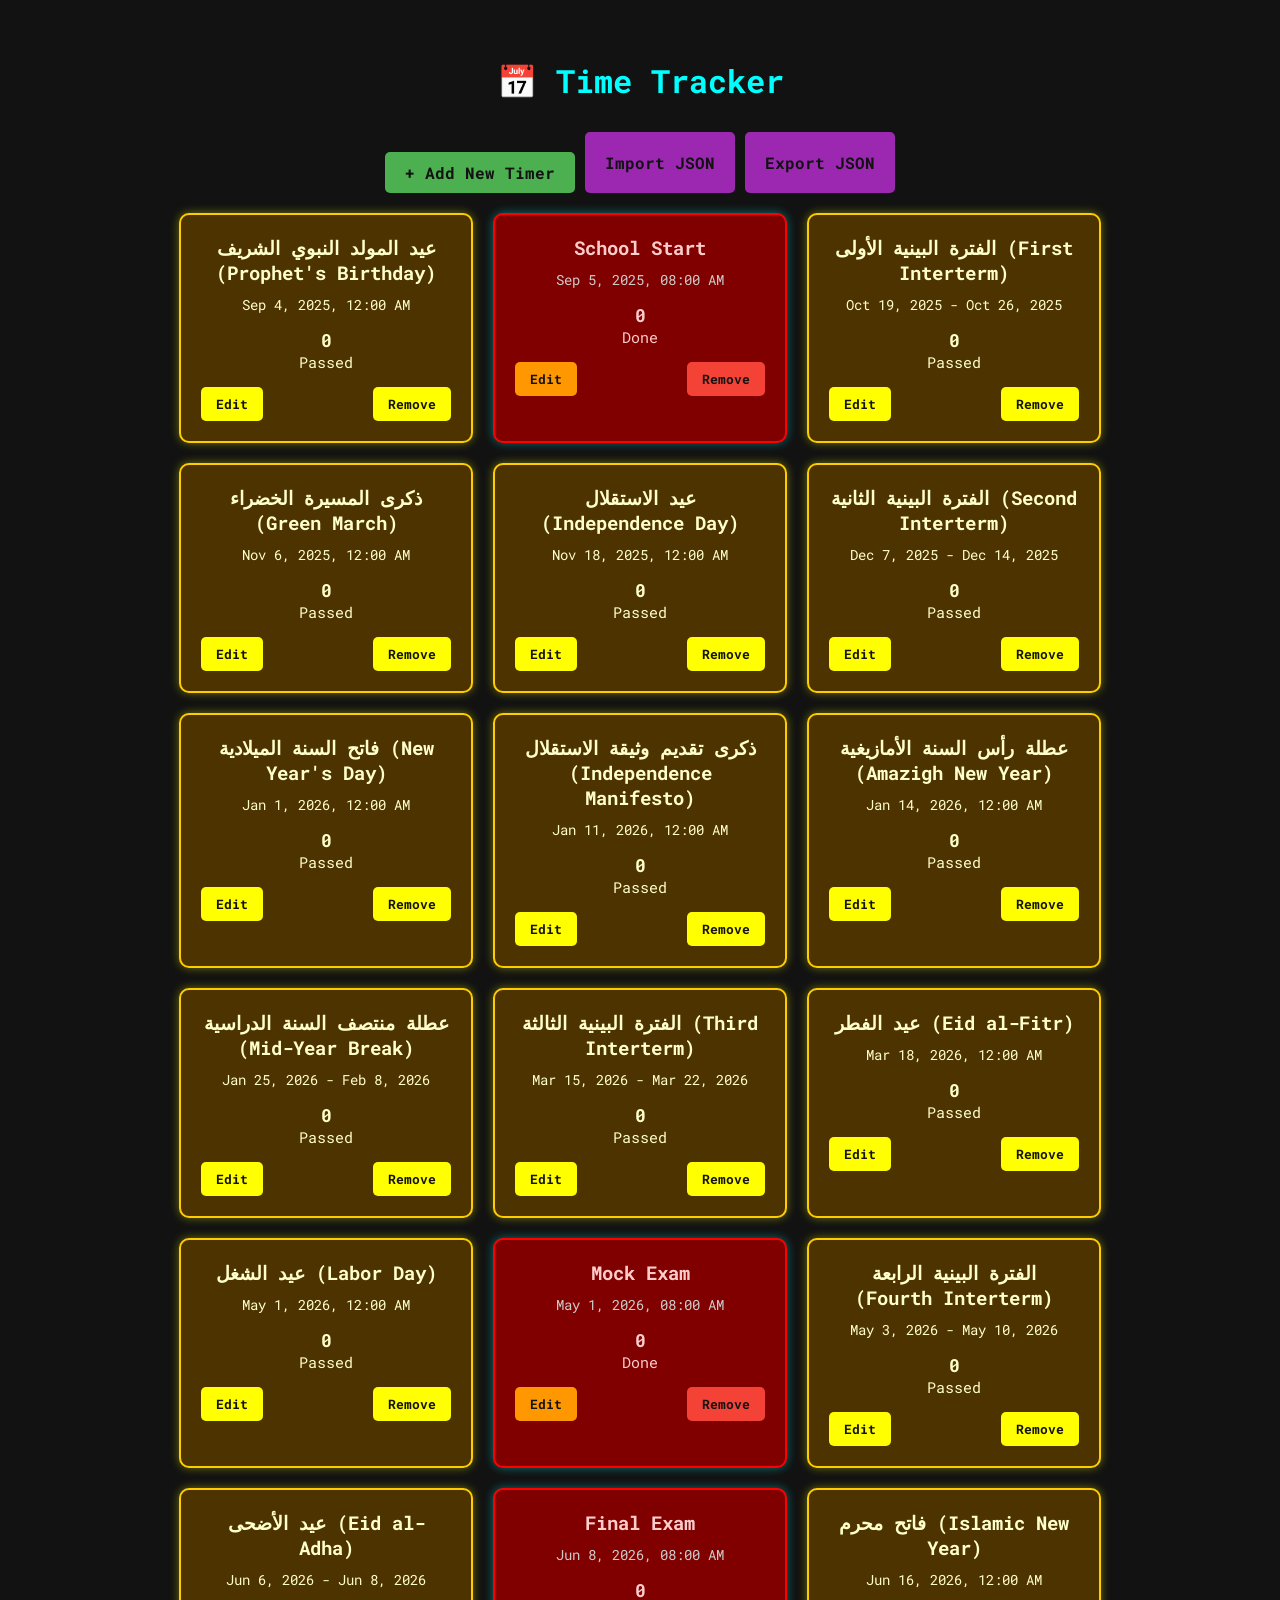
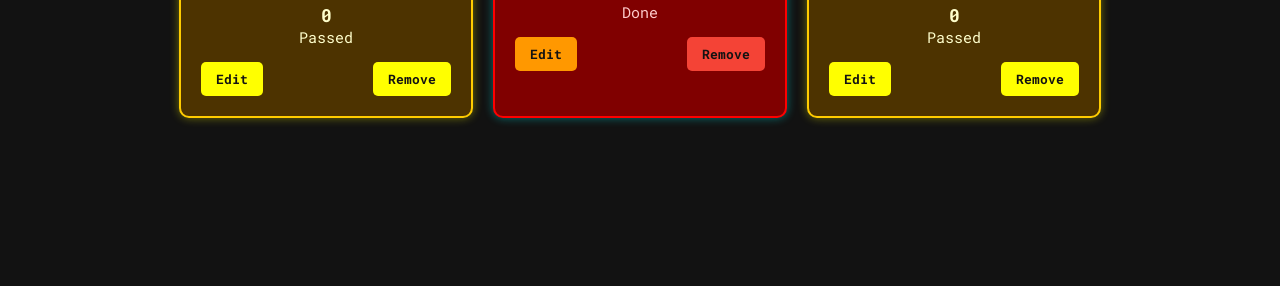
<file: time-tracker/index.html>
<!DOCTYPE html>
<html lang="en">
<head>
  <meta charset="UTF-8">
  <meta name="viewport" content="width=device-width, initial-scale=1.0">
  <title>Time Tracker</title>
  <link href="https://fonts.googleapis.com/css2?family=Roboto+Mono:wght@400;700&display=swap" rel="stylesheet">
  <link rel="stylesheet" href="css/style.css">
</head>
<body>
  <h1>📅 Time Tracker</h1>
  
  <div class="toolbar">
    <button id="addTimerBtn" class="add-btn">+ Add New Timer</button>
    <button id="importJsonBtn" class="json-btn">Import JSON</button>
    <button id="exportJsonBtn" class="json-btn">Export JSON</button>
  </div>
  
  <div class="container" id="timers"></div>

  <!-- Add Timer Modal -->
  <div id="addTimerModal" class="modal">
    <div class="modal-content">
      <span class="close">&times;</span>
      <h2>Add New Timer</h2>
      <form id="timerForm">
        <div class="form-group">
          <label for="eventName">Event Name:</label>
          <input type="text" id="eventName" required>
        </div>
        <div class="form-group">
          <label for="eventDate">Date:</label>
          <input type="date" id="eventDate" required>
        </div>
        <div class="form-group">
          <label for="eventTime">Time:</label>
          <input type="time" id="eventTime" required>
        </div>
        <div class="form-group">
          <input type="checkbox" id="isHoliday">
          <label for="isHoliday">Is this a holiday/vacation?</label>
        </div>
        <div class="form-group" id="endDateGroup" style="display: none;">
          <label for="endDate">End Date:</label>
          <input type="date" id="endDate">
          <label for="endTime">End Time:</label>
          <input type="time" id="endTime" value="23:59">
        </div>
        <button type="submit" class="submit-btn">Add Timer</button>
      </form>
    </div>
  </div>

  <!-- JSON Import Modal -->
  <div id="jsonModal" class="modal">
    <div class="modal-content">
      <span class="close">&times;</span>
      <h2 id="jsonModalTitle">Import JSON</h2>
      <textarea id="jsonData" placeholder='Paste your JSON data here...'></textarea>
      <button id="confirmJsonBtn" class="submit-btn">Confirm</button>
    </div>
  </div>

  <script src="js/main.js"></script>
</body>
</html>
</file>
<file: time-tracker/css/style.css>
body {
  background: #121212;
  color: #00ffff;
  font-family: 'Roboto Mono', monospace;
  display: flex;
  flex-direction: column;
  align-items: center;
  padding: 30px;
  min-height: 100vh;
}

h1 {
  font-size: 2rem;
  margin-bottom: 30px;
}

.container {
  display: flex;
  flex-wrap: wrap;
  gap: 20px;
  justify-content: center;
  max-width: 1000px;
  margin-bottom: 30px;
}

.timer {
  background: #1e1e1e;
  border: 2px solid #00ffff;
  border-radius: 10px;
  width: 250px;
  padding: 20px;
  text-align: center;
  box-shadow: 0 0 10px #00ffff66;
  position: relative;
  transition: all 0.3s ease;
}

.timer:hover {
  transform: translateY(-5px);
  box-shadow: 0 5px 15px #00ffff99;
}

.timer.ended {
  background: #800000;
  border-color: #ff0000;
  color: #ffcccc;
  animation: pulse-red 2s infinite;
}

.timer.holiday {
  background: #2a2a00;
  border: 2px solid #ffff00;
  box-shadow: 0 0 10px #ffff0066;
  color: #ffff99;
  animation: glow-yellow 2s infinite alternate;
}

.timer.holiday .date {
  color: #ffffcc;
}

.timer.holiday.ended {
  background: #4d3300;
  border-color: #ffcc00;
  color: #ffffcc;
  animation: pulse-gold 2s infinite;
}

@keyframes pulse-red {
  0% { box-shadow: 0 0 5px #ff000066; }
  50% { box-shadow: 0 0 20px #ff0000aa; }
  100% { box-shadow: 0 0 5px #ff000066; }
}

@keyframes glow-yellow {
  from {
    box-shadow: 0 0 5px #ffff0066;
  }
  to {
    box-shadow: 0 0 20px #ffff00aa;
  }
}

@keyframes pulse-gold {
  0% { box-shadow: 0 0 5px #ffcc0066; }
  50% { box-shadow: 0 0 20px #ffcc00aa; }
  100% { box-shadow: 0 0 5px #ffcc0066; }
}

.event-name {
  font-size: 1.2rem;
  margin-bottom: 10px;
  font-weight: bold;
}

.date {
  font-size: 0.9rem;
  margin-bottom: 15px;
  color: #ccc;
}

.time {
  display: flex;
  justify-content: space-around;
  margin-bottom: 15px;
}

.unit {
  text-align: center;
  font-size: 0.95rem;
}

.unit span {
  display: block;
  font-size: 1.1rem;
  font-weight: bold;
}

.btns {
  display: flex;
  justify-content: space-between;
}

button {
  background: #00ffff;
  border: none;
  padding: 8px 15px;
  font-weight: bold;
  cursor: pointer;
  border-radius: 5px;
  color: #121212;
  transition: all 0.2s;
  font-family: 'Roboto Mono', monospace;
}

button:hover {
  background: #00cccc;
  transform: scale(1.05);
}

.timer.holiday button {
  background: #ffff00;
  color: #121212;
}

.timer.holiday button:hover {
  background: #e6e600;
}

.add-btn {
  background: #4CAF50;
  padding: 10px 20px;
  font-size: 1rem;
  margin-top: 20px;
}

.add-btn:hover {
  background: #45a049;
}

.delete-btn {
  background: #f44336;
}

.delete-btn:hover {
  background: #d32f2f;
}

.edit-btn {
  background: #ff9800;
}

.edit-btn:hover {
  background: #e68a00;
}

.empty-state {
  color: #888;
  font-style: italic;
  text-align: center;
  width: 100%;
}

/* Modal Styles */
.modal {
  display: none;
  position: fixed;
  z-index: 1;
  left: 0;
  top: 0;
  width: 100%;
  height: 100%;
  background-color: rgba(0, 0, 0, 0.7);
}

.modal-content {
  background-color: #1e1e1e;
  margin: 10% auto;
  padding: 25px;
  border: 2px solid #00ffff;
  border-radius: 10px;
  width: 90%;
  max-width: 500px;
  box-shadow: 0 0 20px #00ffff66;
  color: #00ffff;
}

.close {
  color: #aaa;
  float: right;
  font-size: 28px;
  font-weight: bold;
  cursor: pointer;
}

.close:hover {
  color: #ff0000;
}

.form-group {
  margin-bottom: 20px;
}

label {
  display: block;
  margin-bottom: 8px;
  font-weight: bold;
}

input[type="text"],
input[type="date"],
input[type="time"] {
  width: 100%;
  padding: 10px;
  border: 1px solid #00ffff;
  border-radius: 5px;
  background-color: #121212;
  color: #00ffff;
  font-family: 'Roboto Mono', monospace;
}

.submit-btn {
  background: #4CAF50;
  width: 100%;
  padding: 12px;
  font-size: 1rem;
  margin-top: 10px;
}

/* Responsive adjustments */
@media (max-width: 600px) {
  body {
    padding: 15px;
  }
  
  .timer {
    width: 100%;
  }
  
  .modal-content {
    margin: 20% auto;
    width: 85%;
  }
}
/* Previous styles remain the same, add these new styles */

.toolbar {
  display: flex;
  gap: 10px;
  margin-bottom: 20px;
  flex-wrap: wrap;
  justify-content: center;
}

.json-btn {
  background: #9c27b0;
  padding: 10px 20px;
  font-size: 1rem;
}

.json-btn:hover {
  background: #7b1fa2;
}

#jsonData {
  width: 100%;
  height: 200px;
  padding: 10px;
  margin: 15px 0;
  border: 1px solid #00ffff;
  border-radius: 5px;
  background-color: #121212;
  color: #00ffff;
  font-family: 'Roboto Mono', monospace;
  resize: vertical;
}

/* Add this to make checkboxes look better */
input[type="checkbox"] {
  margin-right: 10px;
  width: 15px;
  height: 15px;
  accent-color: #00ffff;
}
</file>
